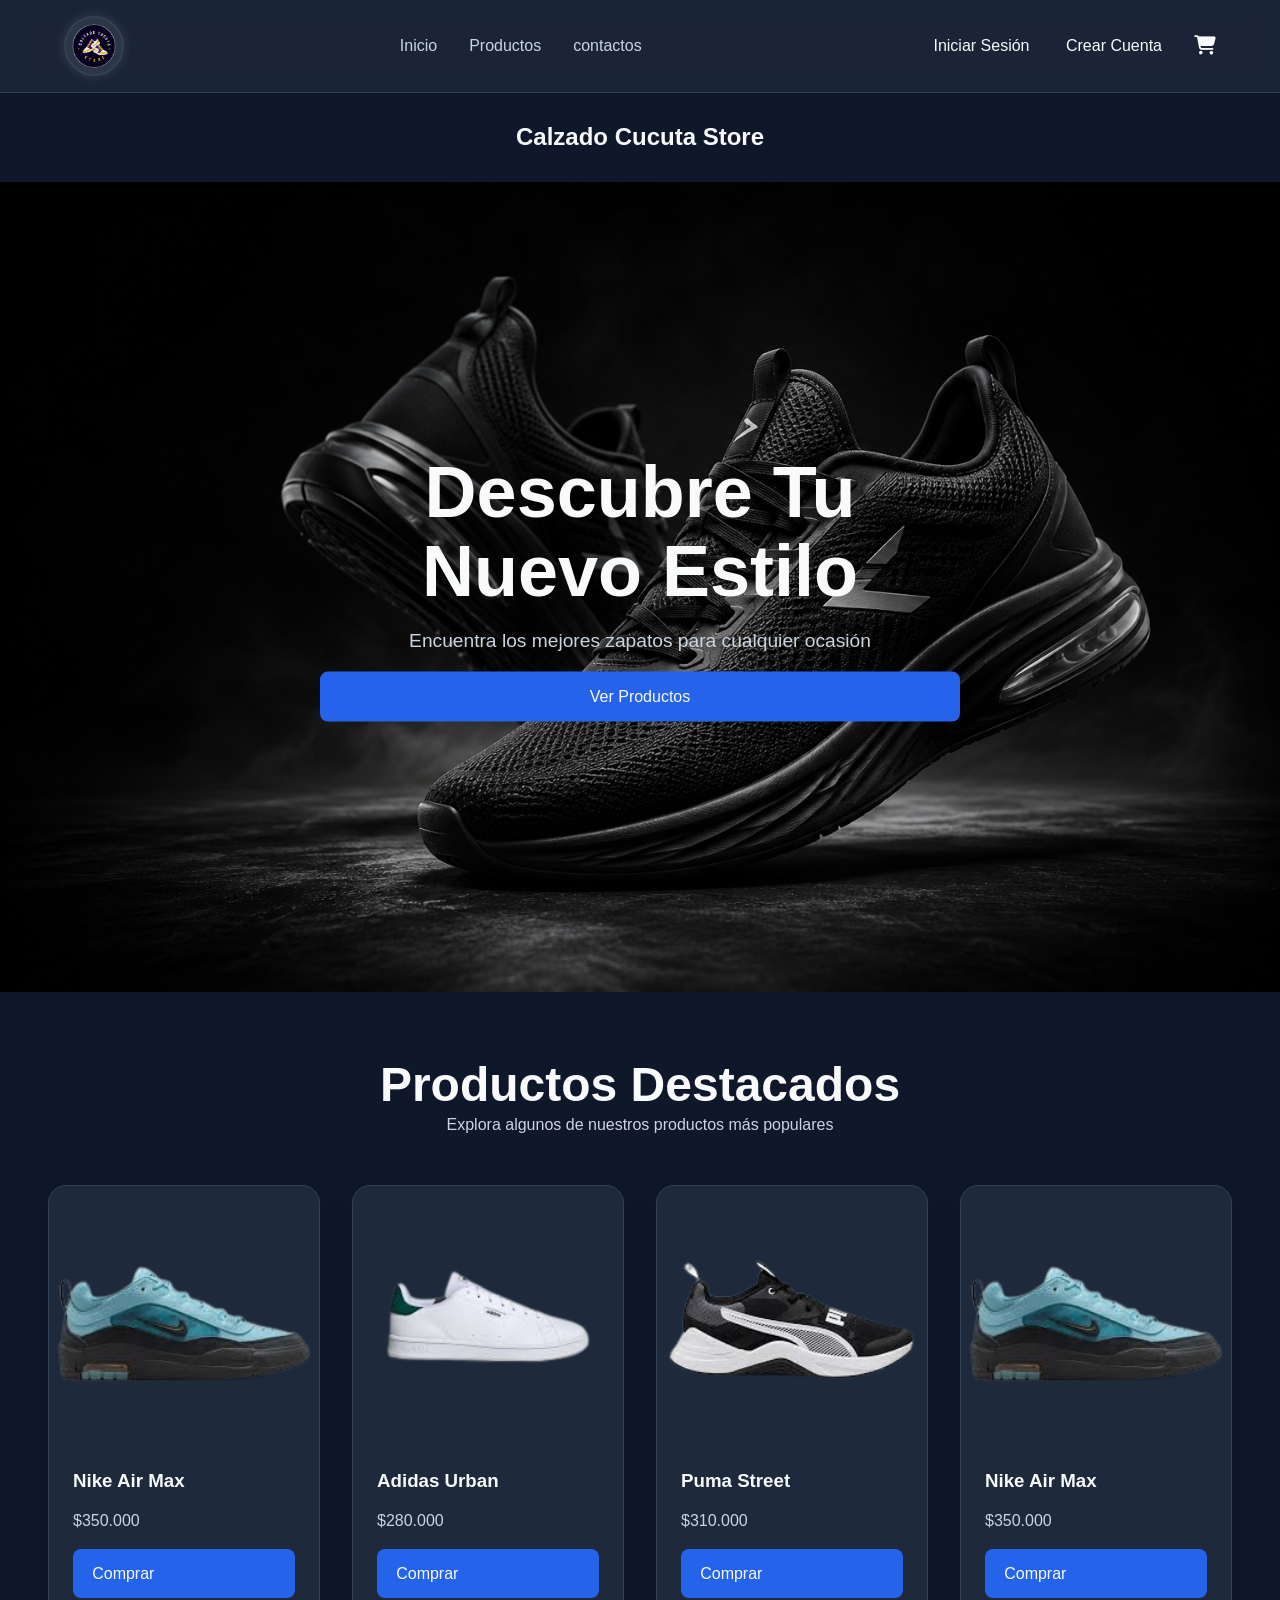
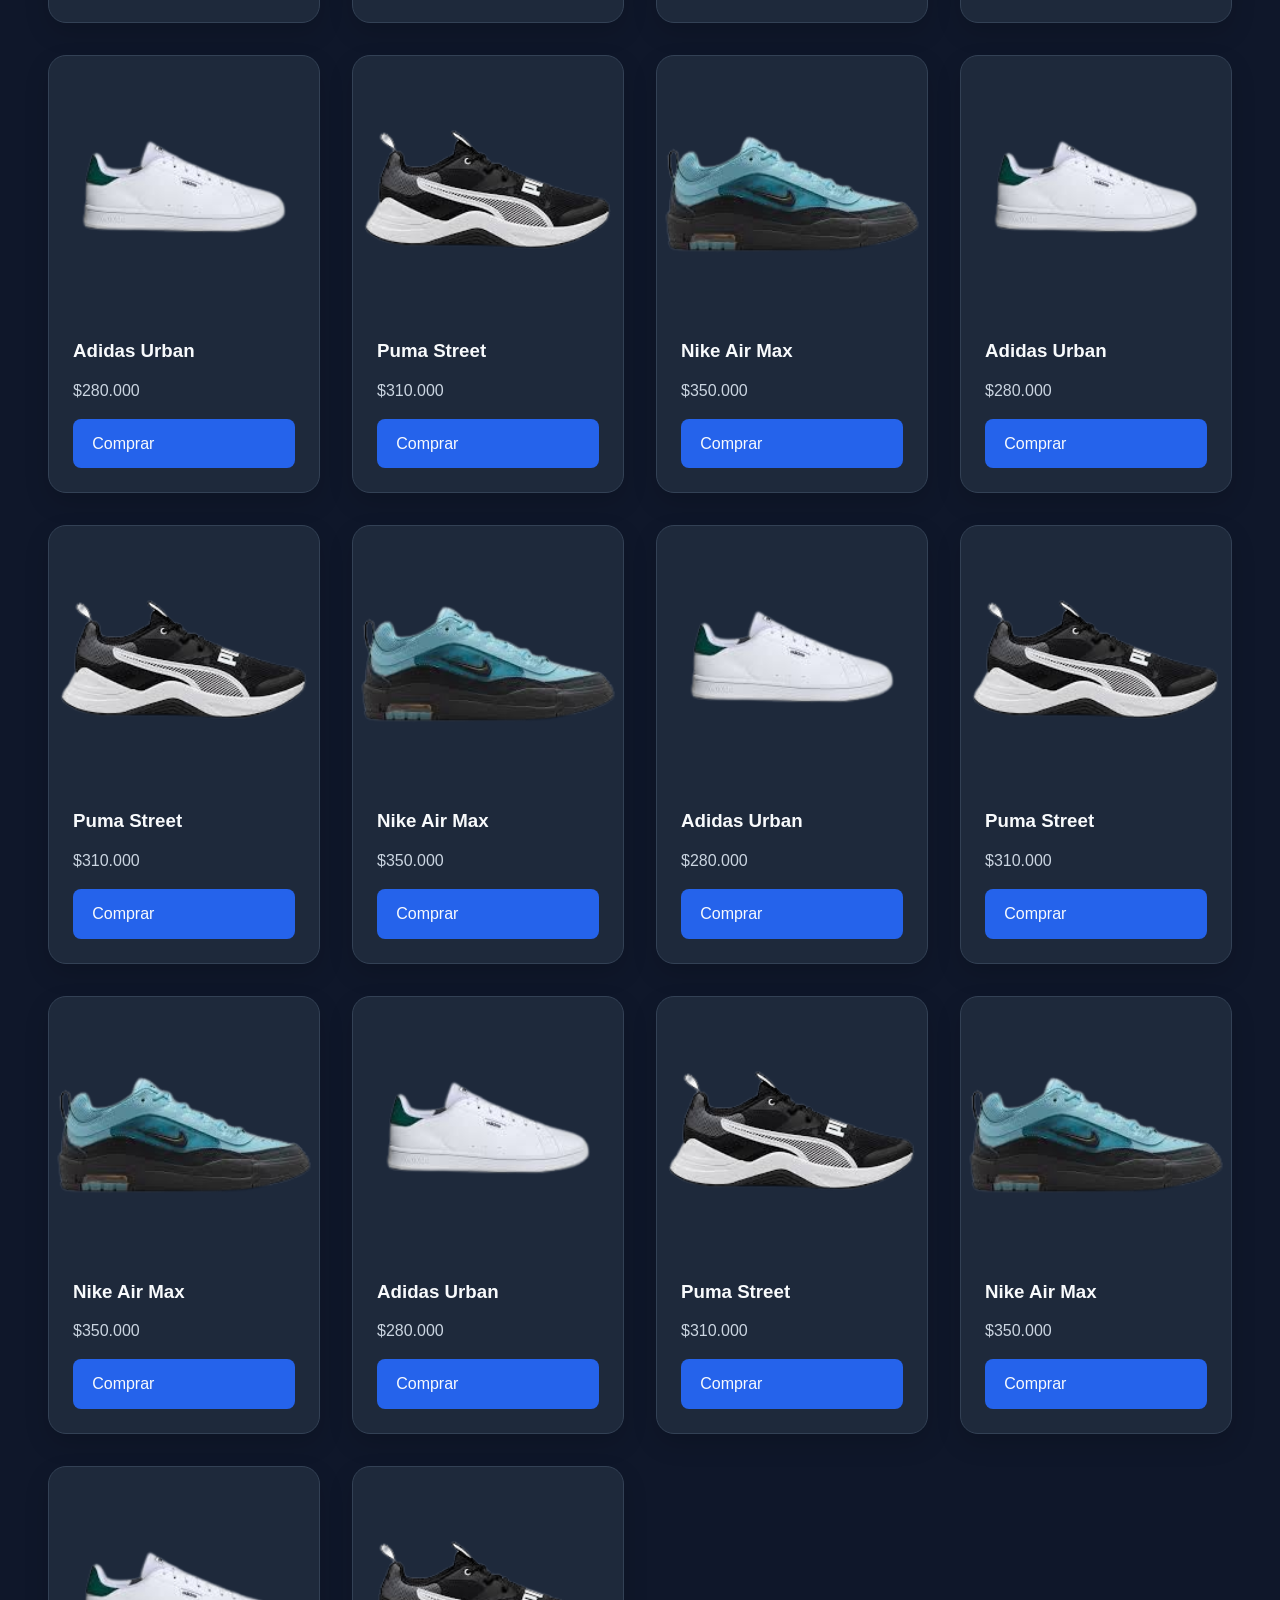
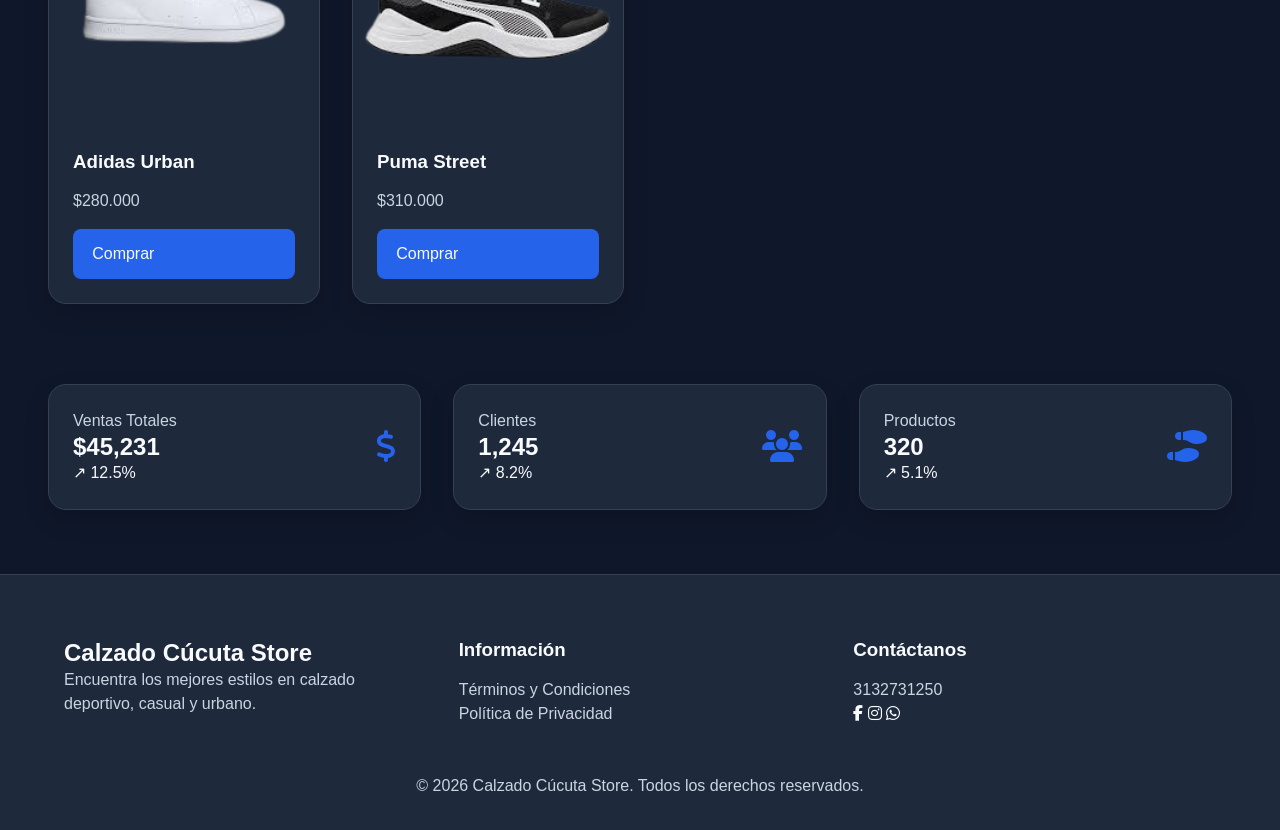
<file: index.html>
<!DOCTYPE html>
<html lang="en">
<head>
    <meta charset="UTF-8">
    <meta name="viewport" content="width=device-width, initial-scale=1.0">
    <title>Calzado de Cucuta Store</title>

    <link rel="stylesheet" href="https://cdnjs.cloudflare.com/ajax/libs/font-awesome/6.5.1/css/all.min.css">

    <!-- enlaces -->
    <link rel="stylesheet" href="/Base/reset.css">
    <link rel="stylesheet" href="/Base/variables.css">
    <link rel="stylesheet" href="/Base/base.css">
    <link rel="stylesheet" href="../../Responsive/responsive.css">

    <link rel="stylesheet" href="../../Componentes/navbar.css">
    <link rel="stylesheet" href="../../Componentes/imagenes.css">
    <link rel="stylesheet" href="../../Componentes/cards.css">
    <link rel="stylesheet" href="../../Componentes/footer.css">
    <link rel="stylesheet" href="../../Css/home.css">
    <link rel="stylesheet" href="../../Componentes/botones.css">
</head>
<body>
    <!-- barra de navegacion -->
    <header class="header">
        <nav class="navbar">
            
            <div class="navbar__logo">
                <a href="./index.html" class="navbar__logo-enlace">
                    <img src="../../Imagenes/Logo_ccs.png" alt="logo de calzado cucuta store" class="imagen-mostrar-navbar">
                </a>       
            </div>

            <!-- menu de navegacion -->

            <ul class="navbar__menu">
                <li class="navbar__item"><a href="./index.html" class="navbar__enlace">Inicio</a></li>
                <li class="navbar__item"><a href="#productos" class="navbar__enlace">Productos</a></li>
                <li class="navbar__item"><a href="#contacto" class="navbar__enlace">contactos</a></li>
            </ul>
            <div class="navbar__acciones">

                <!--inicio de sesion, registro y carrito-->
                <div class="navbar__auth">

                    <a href="./Html/Login/login.html" class="navbar__login">
                        Iniciar Sesión
                    </a>

                    <a href="../Html/Sign Up/sign_up.html" class="navbar__registro">
                        Crear Cuenta
                    </a>

                </div>

                <a href="#" class="navbar__carrito">

                    <i class="fa-solid fa-cart-shopping"></i>

                </a>

            </div>

        </nav>

    </header>

    <div class="titulo-pagina">
        <h2>Calzado Cucuta Store</h2>
    </div>

    <!--contenido general-->
    <main>
        <!-- seccion principal o hero -->
        <section class="hero">

            <img src="../../Imagenes/hero-zapatos.png" alt="zapatos deportivos" class="hero__imagen">

            <div class="hero__contenido">
                <h1 class="hero__titulo">Descubre Tu Nuevo Estilo</h1>

                <p class="hero__texto">Encuentra los mejores zapatos para cualquier ocasión</p>

                <a href="#productos" class="boton__principal">
                    Ver Productos
                </a>

            </div>
        </section>
        

        <!-- productos -->
        <section class="productos"  id="productos">
            <header class="productos__header">
                <h2 class="productos__titulo">
                    Productos Destacados
                </h2>

                <p class="productos__texto">
                    Explora algunos de nuestros productos más populares
                </p>
            </header>
            <div class="productos__contenedor">

                <!-- PRODUCTO -->
                <article class="producto">

                    <img
                        src="../../Imagenes/nike-zapatos.png"
                        alt="Zapato deportivo"
                        class="producto__imagen">

                    <div class="producto__contenido">

                        <h3 class="producto__titulo">
                            Nike Air Max
                        </h3>

                        <p class="producto__precio">
                            $350.000
                        </p>

                        <a href="#" class="boton__principal boton-comprar">
                            Comprar
                        </a>

                    </div>

                </article>

                <!-- PRODUCTO -->
                <article class="producto">

                    <img
                        src="../../Imagenes/adidas-zapatos.png"
                        alt="Zapato casual"
                        class="producto__imagen">

                    <div class="producto__contenido">

                        <h3 class="producto__titulo">
                            Adidas Urban
                        </h3>

                        <p class="producto__precio">
                            $280.000
                        </p>

                        <a href="#" class="boton__principal boton-comprar">
                            Comprar
                        </a>

                    </div>

                </article>

                <!-- PRODUCTO -->
                <article class="producto">

                    <img
                        src="../../Imagenes/puma-zapatos.png"
                        alt="Zapato elegante"
                        class="producto__imagen">

                    <div class="producto__contenido">

                        <h3 class="producto__titulo">
                            Puma Street
                        </h3>

                        <p class="producto__precio">
                            $310.000
                        </p>

                        <a href="#" class="boton__principal boton-comprar">
                            Comprar
                        </a>

                    </div>

                </article>

                <article class="producto">

                    <img
                        src="../../Imagenes/nike-zapatos.png"
                        alt="Zapato deportivo"
                        class="producto__imagen">

                    <div class="producto__contenido">

                        <h3 class="producto__titulo">
                            Nike Air Max
                        </h3>

                        <p class="producto__precio">
                            $350.000
                        </p>

                        <a href="#" class="boton__principal boton-comprar">
                            Comprar
                        </a>

                    </div>

                </article>

                <!-- PRODUCTO -->
                <article class="producto">

                    <img
                        src="../../Imagenes/adidas-zapatos.png"
                        alt="Zapato casual"
                        class="producto__imagen">

                    <div class="producto__contenido">

                        <h3 class="producto__titulo">
                            Adidas Urban
                        </h3>

                        <p class="producto__precio">
                            $280.000
                        </p>

                        <a href="#" class="boton__principal boton-comprar">
                            Comprar
                        </a>

                    </div>

                </article>

                <!-- PRODUCTO -->
                <article class="producto">

                    <img
                        src="../../Imagenes/puma-zapatos.png"
                        alt="Zapato elegante"
                        class="producto__imagen">

                    <div class="producto__contenido">

                        <h3 class="producto__titulo">
                            Puma Street
                        </h3>

                        <p class="producto__precio">
                            $310.000
                        </p>

                        <a href="#" class="boton__principal boton-comprar">
                            Comprar
                        </a>

                    </div>

                </article>

                <article class="producto">

                    <img
                        src="../../Imagenes/nike-zapatos.png"
                        alt="Zapato deportivo"
                        class="producto__imagen">

                    <div class="producto__contenido">

                        <h3 class="producto__titulo">
                            Nike Air Max
                        </h3>

                        <p class="producto__precio">
                            $350.000
                        </p>

                        <a href="#" class="boton__principal boton-comprar">
                            Comprar
                        </a>

                    </div>

                </article>

                <!-- PRODUCTO -->
                <article class="producto">

                    <img
                        src="../../Imagenes/adidas-zapatos.png"
                        alt="Zapato casual"
                        class="producto__imagen">

                    <div class="producto__contenido">

                        <h3 class="producto__titulo">
                            Adidas Urban
                        </h3>

                        <p class="producto__precio">
                            $280.000
                        </p>

                        <a href="#" class="boton__principal boton-comprar">
                            Comprar
                        </a>

                    </div>

                </article>

                <!-- PRODUCTO -->
                <article class="producto">

                    <img
                        src="../../Imagenes/puma-zapatos.png"
                        alt="Zapato elegante"
                        class="producto__imagen">

                    <div class="producto__contenido">

                        <h3 class="producto__titulo">
                            Puma Street
                        </h3>

                        <p class="producto__precio">
                            $310.000
                        </p>

                        <a href="#" class="boton__principal boton-comprar">
                            Comprar
                        </a>

                    </div>

                </article>


                <article class="producto">

                    <img
                        src="../../Imagenes/nike-zapatos.png"
                        alt="Zapato deportivo"
                        class="producto__imagen">

                    <div class="producto__contenido">

                        <h3 class="producto__titulo">
                            Nike Air Max
                        </h3>

                        <p class="producto__precio">
                            $350.000
                        </p>

                        <a href="#" class="boton__principal boton-comprar">
                            Comprar
                        </a>

                    </div>

                </article>

                <!-- PRODUCTO -->
                <article class="producto">

                    <img
                        src="../../Imagenes/adidas-zapatos.png"
                        alt="Zapato casual"
                        class="producto__imagen">

                    <div class="producto__contenido">

                        <h3 class="producto__titulo">
                            Adidas Urban
                        </h3>

                        <p class="producto__precio">
                            $280.000
                        </p>

                        <a href="#" class="boton__principal boton-comprar">
                            Comprar
                        </a>

                    </div>

                </article>

                <!-- PRODUCTO -->
                <article class="producto">

                    <img
                        src="../../Imagenes/puma-zapatos.png"
                        alt="Zapato elegante"
                        class="producto__imagen">

                    <div class="producto__contenido">

                        <h3 class="producto__titulo">
                            Puma Street
                        </h3>

                        <p class="producto__precio">
                            $310.000
                        </p>

                        <a href="#" class="boton__principal boton-comprar">
                            Comprar
                        </a>

                    </div>

                </article>

                <article class="producto">

                    <img
                        src="../../Imagenes/nike-zapatos.png"
                        alt="Zapato deportivo"
                        class="producto__imagen">

                    <div class="producto__contenido">

                        <h3 class="producto__titulo">
                            Nike Air Max
                        </h3>

                        <p class="producto__precio">
                            $350.000
                        </p>

                        <a href="#" class="boton__principal boton-comprar">
                            Comprar
                        </a>

                    </div>

                </article>

                <!-- PRODUCTO -->
                <article class="producto">

                    <img
                        src="../../Imagenes/adidas-zapatos.png"
                        alt="Zapato casual"
                        class="producto__imagen">

                    <div class="producto__contenido">

                        <h3 class="producto__titulo">
                            Adidas Urban
                        </h3>

                        <p class="producto__precio">
                            $280.000
                        </p>

                        <a href="#" class="boton__principal boton-comprar">
                            Comprar
                        </a>

                    </div>

                </article>

                <!-- PRODUCTO -->
                <article class="producto">

                    <img
                        src="../../Imagenes/puma-zapatos.png"
                        alt="Zapato elegante"
                        class="producto__imagen">

                    <div class="producto__contenido">

                        <h3 class="producto__titulo">
                            Puma Street
                        </h3>

                        <p class="producto__precio">
                            $310.000
                        </p>

                        <a href="#" class="boton__principal boton-comprar">
                            Comprar
                        </a>

                    </div>

                </article>

                <article class="producto">

                    <img
                        src="../../Imagenes/nike-zapatos.png"
                        alt="Zapato deportivo"
                        class="producto__imagen">

                    <div class="producto__contenido">

                        <h3 class="producto__titulo">
                            Nike Air Max
                        </h3>

                        <p class="producto__precio">
                            $350.000
                        </p>

                        <a href="#" class="boton__principal boton-comprar">
                            Comprar
                        </a>

                    </div>

                </article>

                <!-- PRODUCTO -->
                <article class="producto">

                    <img
                        src="../../Imagenes/adidas-zapatos.png"
                        alt="Zapato casual"
                        class="producto__imagen">

                    <div class="producto__contenido">

                        <h3 class="producto__titulo">
                            Adidas Urban
                        </h3>

                        <p class="producto__precio">
                            $280.000
                        </p>

                        <a href="#" class="boton__principal boton-comprar">
                            Comprar
                        </a>

                    </div>

                </article>

                <!-- PRODUCTO -->
                <article class="producto">

                    <img
                        src="../../Imagenes/puma-zapatos.png"
                        alt="Zapato elegante"
                        class="producto__imagen">

                    <div class="producto__contenido">

                        <h3 class="producto__titulo">
                            Puma Street
                        </h3>

                        <p class="producto__precio">
                            $310.000
                        </p>

                        <a href="#" class="boton__principal boton-comprar">
                            Comprar
                        </a>

                    </div>

                </article>

                

            </div>
        </section>

        

        <!-- estadisticas -->
        <section class="estadisticas">

            <div class="contenedor-estadisticas">

                <!-- TARJETA -->
                <article class="tarjeta-mostrar">

                    <div class="contenedor-informacion">

                        <p class="texto-describir">
                            Ventas Totales
                        </p>

                        <h2 class="titulo-describir">
                            $45,231
                        </h2>

                        <span class="texto-aumentar">
                            ↗ 12.5%
                        </span>

                    </div>

                    <div class="contenedor-icono">

                        <i class="fa-solid fa-dollar-sign icono-mostrar"></i>

                    </div>

                </article>

                <!-- TARJETA -->
                <article class="tarjeta-mostrar">

                    <div class="contenedor-informacion">

                        <p class="texto-describir">
                            Clientes
                        </p>

                        <h2 class="titulo-describir">
                            1,245
                        </h2>

                        <span class="texto-aumentar">
                            ↗ 8.2%
                        </span>

                    </div>

                    <div class="contenedor-icono">

                        <i class="fa-solid fa-users icono-mostrar"></i>

                    </div>

                </article>

                <!-- TARJETA -->
                <article class="tarjeta-mostrar">

                    <div class="contenedor-informacion">

                        <p class="texto-describir">
                            Productos
                        </p>

                        <h2 class="titulo-describir">
                            320
                        </h2>

                        <span class="texto-aumentar">
                            ↗ 5.1%
                        </span>

                    </div>

                    <div class="contenedor-icono">

                        <i class="fa-solid fa-shoe-prints icono-mostrar"></i>

                    </div>

                </article>

            </div>

        </section>

        <footer class="footer" id="contacto">

            <div class="footer__contenedor">

                <!-- marca -->
                <section class="footer__marca">

                    <h2 class="footer__logo">
                        Calzado Cúcuta Store
                    </h2>

                    <p class="footer__texto">
                        Encuentra los mejores estilos en calzado deportivo,
                        casual y urbano.
                    </p>

                </section>

                <!-- enlaces -->
                <nav class="footer__navegacion">

                    <h3 class="footer__titulo">
                        Información
                    </h3>

                    <ul class="footer__lista">

                        <li class="footer__item">
                            <a href="#" class="footer__enlace">
                                Términos y Condiciones
                            </a>
                        </li>

                        <li class="footer__item">
                            <a href="#" class="footer__enlace">
                                Política de Privacidad
                            </a>
                        </li>
                    </ul>

                </nav>

                <!-- contacto -->
                <section class="footer__contacto">

                    <h3 class="footer__titulo">
                        Contáctanos
                    </h3>

                    <p class="footer__numero">
                        3132731250
                    </p>

                    <div class="footer__redes">

                        <a href="#" class="footer__red">
                            <i class="fa-brands fa-facebook-f"></i>
                        </a>

                        <a href="#" class="footer__red">
                            <i class="fa-brands fa-instagram"></i>
                        </a>

                        <a href="#" class="footer__red">
                            <i class="fa-brands fa-whatsapp"></i>
                        </a>

                    </div>

                </section>

            </div>

            <!-- copyrigt -->
            <div class="footer__copy">

                <p>
                    © 2026 Calzado Cúcuta Store. Todos los derechos reservados.
                </p>

            </div>

        </footer>
        

    </main>

</body>
</html>
</file>
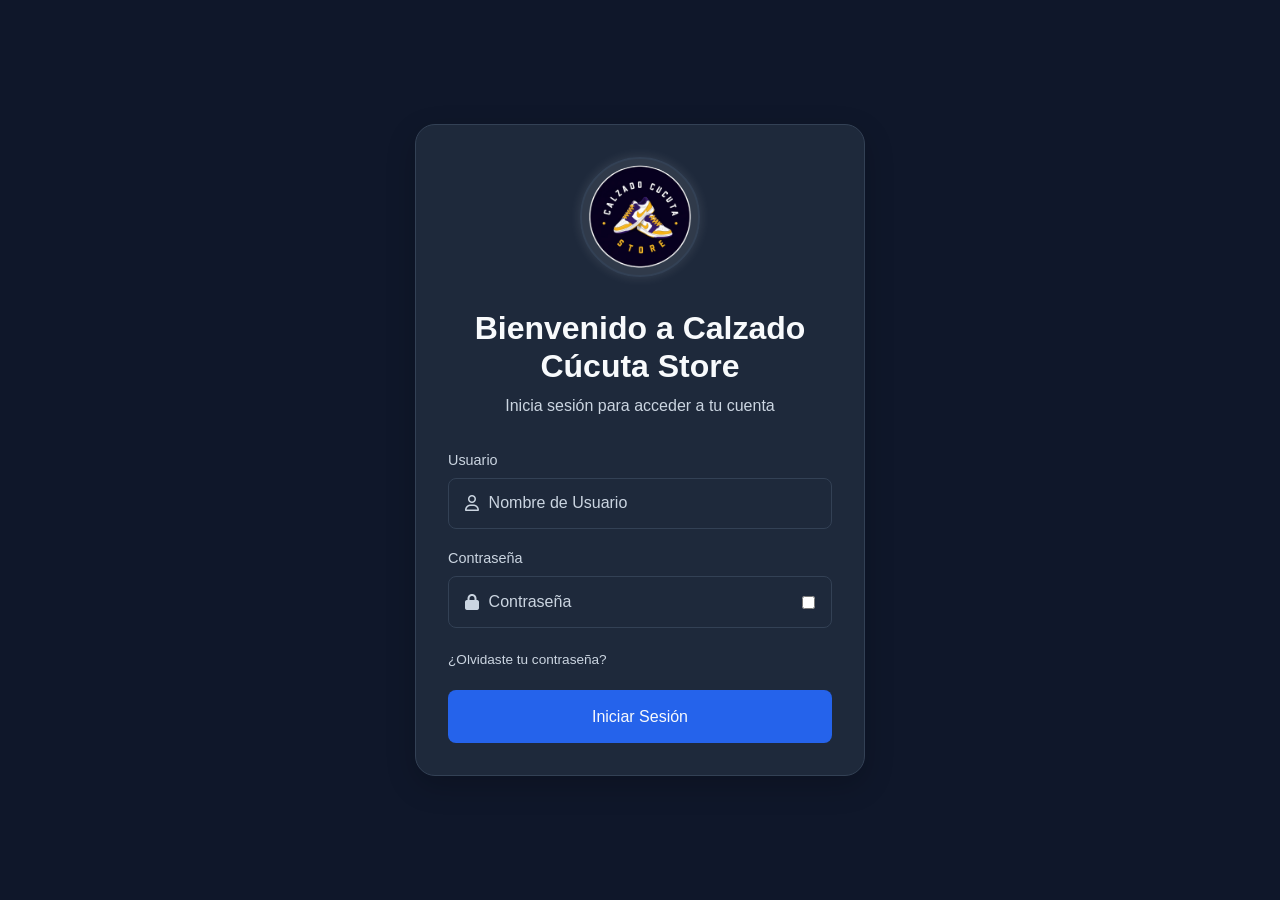
<file: Html/Login/login.html>
<!DOCTYPE html>
<html lang="en">
<head>
    <meta charset="UTF-8">
    <meta name="viewport" content="width=device-width, initial-scale=1.0">
    <title>Iniciar Sesión | Calzado Cúcuta Store</title>
    
    <!--iconos-->

    <link rel="stylesheet" href="https://cdnjs.cloudflare.com/ajax/libs/font-awesome/6.5.1/css/all.min.css">

    <!--estilos-->
    <link rel="stylesheet" href="/Base/reset.css">
    <link rel="stylesheet" href="/Base/variables.css">
    <link rel="stylesheet" href="/Base/base.css">
    <link rel="stylesheet" href="../../Responsive/responsive.css">
    
    <link rel="stylesheet" href="/Css/login.css">
    <link rel="stylesheet" href="/Componentes/botones.css">
    <link rel="stylesheet" href="/Componentes/inputs.css">
    <link rel="stylesheet" href="/Componentes/imagenes.css">

    
</head>
<body>
    <main class="contenedor-acceder">
        <section class="contenedor-mostrar">
            <img src="/Imagenes/Logo_ccs.png" alt="Logo de Calzado Cúcuta Store" class="imagen-mostrar">
        </section>
        <header>
            <h1 class="titulo-mostrar">Bienvenido a Calzado Cúcuta Store</h1>
            <p class="texto-mostrar">Inicia sesión para acceder a tu cuenta</p>
        </header>


        <form action="#" class="Formulario-validar">
            <div class="grupo-escribir">

                <label for="usuario" class="label-escribir"> Usuario
                </label>

                <div class="contenedor-input">

                    <i class="fa-regular fa-user icono-mostrar"></i>

                    <input type="text" id="usuario" name="usuario" class="campo-escribir" placeholder="Nombre de Usuario" required>

                </div>
            </div>
            <div class="grupo-escribir">

                <label for="password" class="label-escribir"> Contraseña
                </label>

                <div class="contenedor-input">

                    <i class="fa-solid fa-lock icono-mostrar"></i>

                    <input type="password" id="password" name="password" class="campo-escribir" placeholder="Contraseña" required>

                    <input type="checkbox" onclick="password.type = this.checked ? 'text' : 'password'">

                </div>

            </div>
            
            <div class="contenedor-recuperar">
                <a href="#" class="enlace-recuperar"> ¿Olvidaste tu contraseña? </a>
            </div>

            <button type="submit" class="boton-ingresar"> Iniciar Sesión </button>
        </form>
    </main>
</body>
</html>
</file>
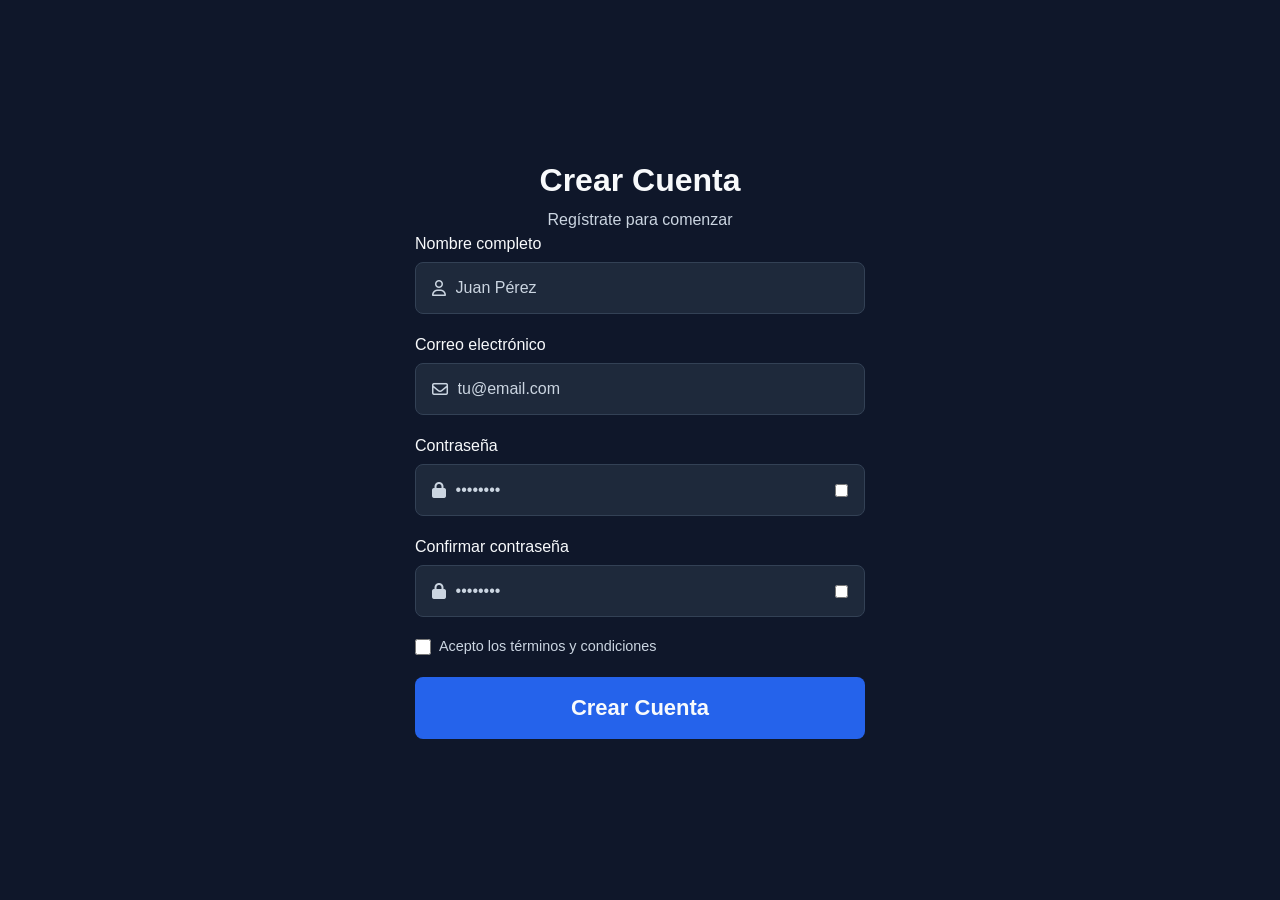
<file: Html/Sign Up/sign_up.html>
<!DOCTYPE html>
<html lang="es">

<head>
    <meta charset="UTF-8">
    <meta name="viewport" content="width=device-width, initial-scale=1.0">
    <title>Crear Cuenta</title>

    <!-- ICONOS -->
    <link rel="stylesheet"
        href="https://cdnjs.cloudflare.com/ajax/libs/font-awesome/6.5.1/css/all.min.css">

    <!-- CSS -->
    <link rel="stylesheet" href="/Base/reset.css">
    <link rel="stylesheet" href="/Base/variables.css">
    <link rel="stylesheet" href="/Base/base.css">
    <link rel="stylesheet" href="../../Responsive/responsive.css">
    
    <link rel="stylesheet" href="/Css/sign_up.css">
    <link rel="stylesheet" href="/Componentes/botones.css">
    <link rel="stylesheet" href="/Componentes/inputs.css">
    
</head>

<body>

    <main class="contenedor-registrar">

        <!-- encabezado -->
        <header class="contenedor-mostrar">
            <h1 class="titulo-mostrar">Crear Cuenta</h1>
            <p class="texto-mostrar">Regístrate para comenzar</p>
        </header>

        <!-- formularioo -->
        <form class="formulario-validar" action="#" method="post">

            <!-- nombre -->
            <div class="grupo-escribir">

                <label for="nombre">Nombre completo</label>

                <div class="contenedor-input">
                    <i class="fa-regular fa-user icono-mostrar"></i>

                    <input type="text" id="nombre" name="nombre" class="campo-escribir" placeholder="Juan Pérez" required>
                </div>
            </div>

            <!-- CORREO -->
            <div class="grupo-escribir">

                <label for="correo">Correo electrónico</label>

                <div class="contenedor-input">
                    <i class="fa-regular fa-envelope icono-mostrar"></i>

                    <input type="email" id="correo" name="correo" class="campo-escribir" placeholder="tu@email.com" required>
                </div>
            </div>

            <!-- CONTRASEÑA -->
            <div class="grupo-escribir">

                <label for="clave">Contraseña</label>

                <div class="contenedor-input">
                    <i class="fa-solid fa-lock icono-mostrar"></i>

                    <input
                        type="password" id="clave" name="clave" class="campo-escribir" placeholder="••••••••" required>

                        <input type="checkbox" onclick="clave.type = this.checked ? 'text' : 'clave'">
                </div>
            </div>

            <!-- confirmar -->
            <div class="grupo-escribir">

                <label for="confirmar">Confirmar contraseña</label>

                <div class="contenedor-input">
                    <i class="fa-solid fa-lock icono-mostrar"></i>

                    <input type="password" id="confirmar" name="confirmar" class="campo-escribir" placeholder="••••••••" required>

                    <input type="checkbox" onclick="confirmar.type = this.checked ? 'text' : 'confirmar'">
                </div>
            </div>

            <!-- temrinos -->
            <div class="contenedor-aceptar">

                <input type="checkbox" id="aceptar" name="aceptar" class="casilla-activar" required>

                <label for="aceptar">
                    Acepto los términos y condiciones
                </label>

            </div>

            <!-- boton -->
            <button type="submit" class="boton-registrar">
                Crear Cuenta
            </button>

        </form>

    </main>

</body>

</html>
</file>
<file: Base/variables.css>
:root {

    /* COLORES PRINCIPALES*/

    --color-primary: #2563EB;      /* Azul eléctrico */
    --color-secondary: #1E3A8A;    /* Azul oscuro */
    

    /* BACKGROUNDS */

    --bg-primary: #0F172A;         /* Fondo principal */
    --bg-card: #1E293B;            /* Tarjetas */
    --bg-navbar: rgba(30, 41, 59, 0.8);          /* navbar */

    /* TEXTO */

    --text-primary: #F8FAFC;       /* Blanco suave */
    --text-secondary: #CBD5E1;     /* Gris claro */

    /*BORDES*/

    --border-color: #334155;       /* Azul grisáceo */

    /* ESTADOS */

    --hover-color: #3B82F6;        /* Azul brillante */

    --error: #EF4444;              /* Rojo suave */
    --success: #22C55E;            /* Verde elegante */
}
</file>
<file: Base/base.css>
body {
    min-height: 100vh;

    font-family: sans-serif;

    background-color: var(--bg-primary);

    color: var(--text-primary);

    line-height: 1.5;
}

h1,h2,h3,h4,h5,h6 {
    font-weight: bold;
    line-height: 1.2;
}

p {
    color: var(--text-secondary);
}

input,textarea,select,button {
    font-family: inherit;
}
</file>
<file: Responsive/responsive.css>
/* =========================
   TABLET
========================= */

@media (max-width: 992px) {

    .hero {
        min-height: 70vh;
    }

    .navbar {
        padding: 1rem 3%;
    }

    .productos,
    .estadisticas,
    .contacto {
        padding: 4rem 3%;
    }
}

/* =========================
   MOBILE
========================= */

@media (max-width: 768px) {

    .navbar {
        flex-wrap: wrap;
        gap: 1rem;
    }

    .navbar__menu {
        width: 100%;

        justify-content: center;

        flex-wrap: wrap;

        gap: 1rem;
    }

    .navbar__acciones {
        width: 100%;

        justify-content: center;
    }

    .hero {
        min-height: 60vh;
    }

    .hero__contenido {
        width: 95%;
    }

    .producto__imagen {
        height: 220px;
    }

    .contenedor-acceder,
    .contenedor-registrar {
        padding: 1.5rem;
    }
}

/* =========================
   MOBILE PEQUEÑO
========================= */

@media (max-width: 480px) {

    .hero {
        min-height: 50vh;
    }

    .hero__boton,
    .producto__boton,
    .contacto__boton {
        width: 100%;
    }

    .navbar__login,
    .navbar__registro {
        width: 100%;
        text-align: center;
    }

    .producto__imagen {
        height: 200px;
    }
}
</file>
<file: Componentes/navbar.css>
.navbar {
    position: sticky;
    top: 0;
    z-index: 1000;

    display: flex;
    justify-content: space-between;
    align-items: center;

    padding: 1rem 5%;
    background-color: var(--bg-navbar);
    backdrop-filter: blur(10px);
    border-bottom: 1px solid var(--border-color);
    transition: 0.3s ease;
}

.navbar__logo-enlace {
    font-size: clamp(1.1rem, 2vw, 1.4rem);
    font-weight: 700;

    color: var(--text-primary);
}

.navbar__menu {
    display: flex;
    align-items: center;
    gap: 2rem;
}

.navbar__enlace {
    position: relative;
    color: var(--text-secondary);
    transition: 0.3s ease;
}

.navbar__enlace::after {
    content: "";
    position: absolute;
    left: 0;
    bottom: -5px;
    width: 0%;
    height: 2px;
    background-color: var(--hover-color);
    transition: 0.3s ease;
}

.navbar__enlace:hover {
    color: var(--hover-color);
}

.navbar__enlace:hover::after {
    width: 100%;
}

.navbar__acciones {
    display: flex;
    align-items: center;
    gap: 1rem;
}

.navbar__login,
.navbar__registro {
    padding: 0.6rem 1rem;
    border-radius: 8px;
    transition: 0.3s ease;
}

.navbar__login:hover,
.navbar__registro:hover {
    background-color: var(--hover-color);
    color: var(--text-primary);
}

.navbar__carrito {
    font-size: 1.2rem;
    color: var(--text-primary);

    transition: 0.3s ease;
}

.navbar__carrito:hover {
    transform: translateY(-2px);
    color: var(--hover-color);
}
</file>
<file: Componentes/imagenes.css>
img {
    max-width: 100%;
    display: block;
}

.hero__imagen {
    width: 100%;
    height: 60vh;
    object-fit: cover;
    
}

.producto__imagen {
    

    object-fit: cover;
    

    border-radius: 10px;

    display: block;
}

.imagen-mostrar {
    
    width: 120px;
    height: 120px;
    object-fit: cover;

    border-radius: 50%;
    padding: 0.4rem;

    background-color: rgba(255, 255, 255, 0.08);
    border: 2px solid var(--border-color);

    box-shadow: 0 0 12px rgba(255, 255, 255, 0.12);

    transition: transform 0.3s ease;
    
}

.imagen-mostrar-navbar{
    width: 60px;
    height: 60px;
    object-fit: cover;

    border-radius: 50%;
    padding: 0.4rem;

    background-color: rgba(255, 255, 255, 0.08);
    border: 2px solid var(--border-color);

    box-shadow: 0 0 12px rgba(255, 255, 255, 0.12);

    transition: transform 0.3s ease;
}

.imagen-mostrar:hover
.imagen-mostrar-navbar:hover {
    transform: scale(1.05);
}
</file>
<file: Componentes/cards.css>
.producto,
.tarjeta-mostrar {
    background-color: var(--bg-card);
    border: 1px solid var(--border-color);
    border-radius: 18px;
    overflow: hidden;
    transition: 0.35s ease;
    box-shadow: 0 10px 25px rgba(0, 0, 0, 0.15);
}

.producto:hover,
.tarjeta-mostrar:hover {
    transform: translateY(-6px);
    border-color: var(--color-primary);
}

.producto__imagen {
    width: 100%;
    height: 260px;
    object-fit: cover;
}

.producto__contenido {
    padding: 1.5rem;
    display: flex;
    flex-direction: column;
    gap: 1rem;
}


.tarjeta-mostrar {
    padding: 1.5rem;
    display: flex;
    justify-content: space-between;
    align-items: center;
}

.icono-mostrar {
    font-size: 2rem;
    color: var(--color-primary);
}
</file>
<file: Componentes/footer.css>
.footer {
    padding: 4rem 5% 2rem;
    background-color: var(--bg-card);
    border-top: 1px solid var(--border-color);
}

.footer__contenedor {
    display: grid;
    grid-template-columns: repeat(auto-fit, minmax(220px, 1fr));
    gap: 2rem;
}

.footer__titulo {
    margin-bottom: 1rem;
}

.footer__enlace {
    color: var(--text-secondary);
    transition: 0.3s ease;
}

.footer__enlace:hover {
    color: var(--color-primary);
}

.footer__copy {
    text-align: center;
    margin-top: 3rem;
    color: var(--text-secondary);
}
</file>
<file: Css/home.css>
main {
    display: flex;
    flex-direction: column;
    gap: 3rem;
}

.header{
    position: sticky;
    top: 0;
    z-index: 1000;
}

.titulo-pagina{
    display: flex;
    justify-content: center;
    color: var(--text-primary);
    margin: 30px;
}

.titulo-pagina:hover{
    color: var(--color-primary);
}

/* HERO */
.hero {
    position: relative;
    width: 100%;
    height: 90vh;
}

.hero__imagen {
    width: 100%;
    height: 100%;
    object-fit: cover;
}

.hero__contenido {
    position: absolute;
    top: 50%;
    left: 50%;
    transform: translate(-50%, -50%);
    text-align: center;

    display: flex;
    flex-direction: column;
    gap: 1rem;

    color: var(--text-primary);
}

.hero__titulo {
    font-size: clamp(2rem, 6vw, 4.5rem);
    line-height: 1.1;
}

.hero__texto {
    font-size: clamp(1rem, 2vw, 1.2rem);
    color: var(--text-secondary);
}


/* ---------------------*/
.productos,
.estadisticas,
.contacto {
    padding: 1rem 3rem ;
}

.productos__header,
.contacto__header {
    text-align: center;
    margin-bottom: 3rem;
}

.productos__titulo, 
.contacto__titulo {
    font-size: clamp(2rem, 4vw, 3rem);
}

.productos__texto,
.contacto__texto{
    color: var(--text-secondary);
}

.productos__contenedor {
    display: grid;
    grid-template-columns: repeat(auto-fit, minmax(260px, 1fr));
    gap: 2rem;
}


/* ESTADÍSTICAS */

.contenedor-estadisticas {
    display: grid;
    grid-template-columns: repeat(auto-fit, minmax(250px, 1fr));
    gap: 2rem;
}

/* CONTACTO */

.contacto__formulario {
    max-width: 600px;
    margin: 0 auto;

    display: flex;
    flex-direction: column;
    gap: 1rem;
}

.contacto__boton {
    padding: 0.9rem;
    border: none;
    border-radius: 8px;

    background-color: var(--color-primary);
    color: var(--text-primary);

    cursor: pointer;

    transition: 0.3s;
}

.contacto__boton:hover {
    background-color: var(--hover-color);
}
</file>
<file: Componentes/botones.css>
.boton-ingresar {
    width: 100%;
    padding: 0.9rem;

    border-radius: 8px;

    background-color: var(--color-primary);
    color: var(--text-primary);

    cursor: pointer;
    transition: background 0.3s ease;
}

.boton-ingresar:hover {
    background-color: var(--hover-color);
}

.boton-registrar {
    width: 100%;
    padding: 0.9rem;
    border: none;
    border-radius: 8px;
    background: var(--color-primary);
    color: var(--text-primary);
    font-size: 22px;
    font-weight: bold;
    cursor: pointer;
}

.boton-registrar:hover{
    background-color: var(--hover-color);
}


.boton__principal {
    display: inline-block;
    padding: 0.8rem 1.2rem;

    background-color: var(--color-primary);
    color: var(--text-primary);

    border-radius: 8px;

    transition: 0.3s;
}


.boton__principal:hover {
    background-color: var(--hover-color);
}

.boton-comprar:hover{
    background-color: var(--success);
}

.producto__boton {
    width: 100%;
    text-align: center;
    padding: 0.9rem;
    border-radius: 10px;
    background-color: var(--color-primary);
    transition: 0.3s ease;
}

.producto__boton:hover {
    background-color: var(--hover-color);
}
</file>
<file: Css/login.css>
body {
    min-height: 100vh;
    display: flex;
    justify-content: center;
    align-items: center;
}


.contenedor-acceder {
    width: 100%;
    max-width: 450px;
    padding: 2rem;
    background-color: var(--bg-card);
    border: 1px solid var(--border-color);
    border-radius: 20px;
    box-shadow:0 10px 30px rgba(0, 0, 0, 0.2);
}

.contenedor-mostrar {
    display: flex;
    justify-content: center;
    align-items: center;
    margin-bottom: 2rem;
}



header {
    text-align: center;
    margin-bottom: 2rem;
}

.titulo-mostrar {
    font-size: 2rem;
    margin-bottom: 0.5rem;
}

.texto-mostrar {
    font-size: 1rem;
    color: var(--text-secondary);
}

.Formulario-validar {
    display: flex;
    flex-direction: column;
    gap: 1.2rem;
}



.contenedor-recuperar {
    text-align: left;
}

.enlace-recuperar {
    font-size: 0.85rem;
    color: var(--text-secondary);
}

.enlace-recuperar:hover {
    color: var(--color-primary);
}
</file>
<file: Componentes/inputs.css>
.contenedor-input {
    display: flex;
    align-items: center;
    gap: 0.6rem;

    padding: 0.8rem 1rem;

    background-color: var(--bg-card);
    border: 1px solid var(--border-color);
    border-radius: 8px;
}

.campo-escribir {
    width: 100%;
    border: none;
    outline: none;
    background: transparent;
    color: var(--text-primary);
}

.campo-escribir::placeholder {
    color: var(--text-secondary);
}

.icono-mostrar,
.icono-visualizar {
    color: var(--text-secondary);
}

.grupo-escribir {
    display: flex;
    flex-direction: column;
    gap: 0.4rem;
}

.label-escribir {
    font-size: 0.9rem;
    color: var(--text-secondary);
}
</file>
<file: Css/sign_up.css>
body{
    min-height: 100vh;
    display: flex;
    justify-content: center;
    align-items: center;
}

.contenedor-registrar{
    width: 100%;
    max-width: 450px;
}

.contenedor-mostrar {
    display: flex;
    flex-direction: column;
    align-items: center;
}

.titulo-mostrar {
    font-size: 2rem;
    margin-bottom: 0.5rem;
    color: var(--text-primary);
}

.texto-mostrar {
    font-size: 1rem;
    color: var(--text-secondary);
}

.formulario-validar{
    display: flex;
    flex-direction: column;
    gap: 1.2rem;
}

.contenedor-aceptar {
    display: flex;
    align-items: center;
    gap: 0.5rem;

    font-size: 0.9rem;
    color: var(--text-secondary);
}

.casilla-activar {
    width: 16px;
    height: 16px;

    accent-color: var(--color-primary);

    cursor: pointer;
}

.contenedor-aceptar label {
    cursor: pointer;
    user-select: none;
}
</file>
